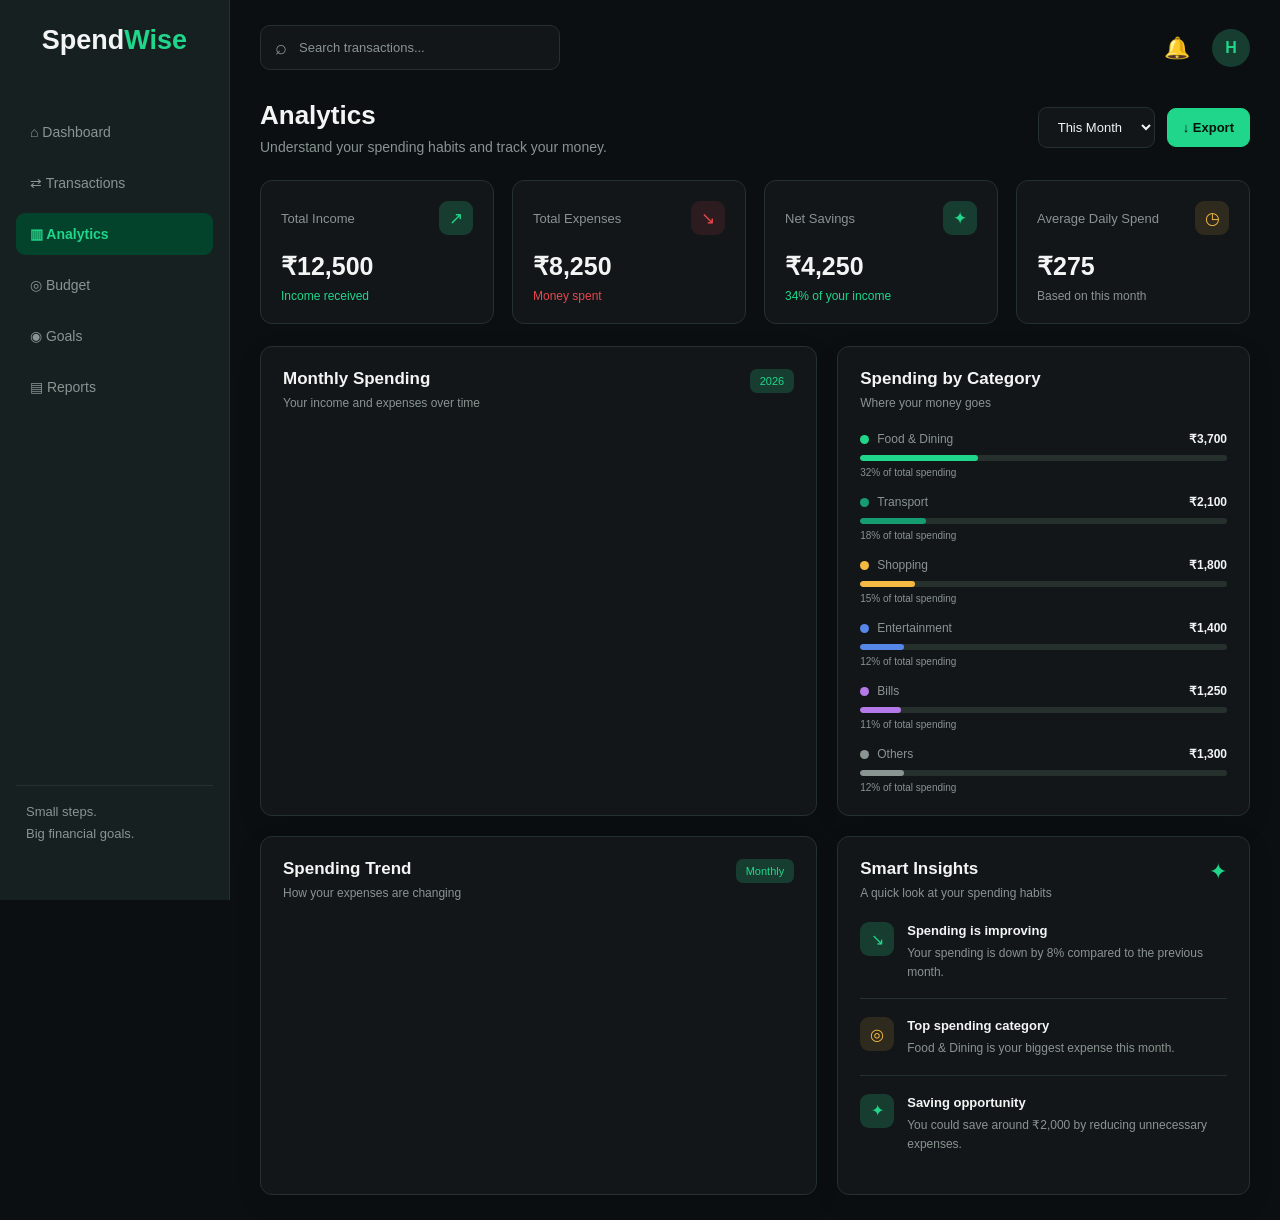
<file: analytics.html>
<!DOCTYPE html>
<html lang="en">
<head>
    <meta charset="UTF-8">
    <meta name="viewport" content="width=device-width, initial-scale=1.0">
    <title>SpendWise | Analytics</title>
    <link rel="stylesheet" href="analytics.css">
</head>
<body>

    <aside class="sidebar">
        <p class="heading"><i>Spend</i><b>Wise</b></p>

        <nav>
            <a class="nav-link " href="index.html">⌂ Dashboard</a>
            <a class="nav-link" href="transactions.html">⇄ Transactions</a>
            <a class="nav-link active" href="analytics.html">▥ Analytics</a>
            <a class="nav-link" href="Budget.html">◎ Budget</a>
            <a class="nav-link" href="Goals.html">◉ Goals</a>
            <a class="nav-link" href="Reports.html">▤ Reports</a>
        </nav>

        <p class="tagline">Small steps.<br>Big financial goals.</p>
    </aside>

    <main class="main-content">

        <section class="header">
            <div class="search-container">
                <span class="search-icon">⌕</span>
                <input type="text" placeholder="Search transactions..." class="search-bar">
            </div>

            <div class="header-right">
                <div class="bell-icon">&#x1F514;</div>
                <div class="account-container">
                    <p class="account">H</p>
                </div>
            </div>
        </section>

        <section class="page-head">
            <div>
                <h1>Analytics</h1>
                <p>Understand your spending habits and track your money.</p>
            </div>

            <div class="actions">
                <select id="range" class="range-select">
                    <option value="month">This Month</option>
                    <option value="last">Last Month</option>
                    <option value="year">This Year</option>
                </select>
                <button id="exportBtn" class="export-btn">↓ Export</button>
            </div>
        </section>

        <section class="analytics-summary">
            <div class="analytics-card">
                <div class="analytics-card-top">
                    <span>Total Income</span>
                    <span class="analytics-icon green">↗</span>
                </div>
                <h2>₹12,500</h2>
                <p class="positive">Income received</p>
            </div>

            <div class="analytics-card">
                <div class="analytics-card-top">
                    <span>Total Expenses</span>
                    <span class="analytics-icon red">↘</span>
                </div>
                <h2>₹8,250</h2>
                <p class="negative">Money spent</p>
            </div>

            <div class="analytics-card">
                <div class="analytics-card-top">
                    <span>Net Savings</span>
                    <span class="analytics-icon green">✦</span>
                </div>
                <h2>₹4,250</h2>
                <p class="positive">34% of your income</p>
            </div>

            <div class="analytics-card">
                <div class="analytics-card-top">
                    <span>Average Daily Spend</span>
                    <span class="analytics-icon yellow">◷</span>
                </div>
                <h2>₹275</h2>
                <p class="neutral">Based on this month</p>
            </div>
        </section>

        <section class="analytics-grid">

            <div class="panel monthly-panel">
                <div class="panel-heading">
                    <div>
                        <h3>Monthly Spending</h3>
                        <p>Your income and expenses over time</p>
                    </div>
                    <span class="panel-label">2026</span>
                </div>
                <div class="chart-container">
                    <canvas id="monthlyChart"></canvas>
                </div>
            </div>

            <div class="panel categories-panel">
                <div class="panel-heading">
                    <div>
                        <h3>Spending by Category</h3>
                        <p>Where your money goes</p>
                    </div>
                </div>

                <div id="categories" class="category-list">
                    <div class="category-item">
                        <div class="category-info">
                            <span><i class="category-dot food-dot"></i>Food & Dining</span>
                            <strong>₹3,700</strong>
                        </div>
                        <div class="progress-track"><div class="progress-fill food-fill" style="width:32%"></div></div>
                        <small>32% of total spending</small>
                    </div>

                    <div class="category-item">
                        <div class="category-info">
                            <span><i class="category-dot transport-dot"></i>Transport</span>
                            <strong>₹2,100</strong>
                        </div>
                        <div class="progress-track"><div class="progress-fill transport-fill" style="width:18%"></div></div>
                        <small>18% of total spending</small>
                    </div>

                    <div class="category-item">
                        <div class="category-info">
                            <span><i class="category-dot shopping-dot"></i>Shopping</span>
                            <strong>₹1,800</strong>
                        </div>
                        <div class="progress-track"><div class="progress-fill shopping-fill" style="width:15%"></div></div>
                        <small>15% of total spending</small>
                    </div>

                    <div class="category-item">
                        <div class="category-info">
                            <span><i class="category-dot entertainment-dot"></i>Entertainment</span>
                            <strong>₹1,400</strong>
                        </div>
                        <div class="progress-track"><div class="progress-fill entertainment-fill" style="width:12%"></div></div>
                        <small>12% of total spending</small>
                    </div>

                    <div class="category-item">
                        <div class="category-info">
                            <span><i class="category-dot bills-dot"></i>Bills</span>
                            <strong>₹1,250</strong>
                        </div>
                        <div class="progress-track"><div class="progress-fill bills-fill" style="width:11%"></div></div>
                        <small>11% of total spending</small>
                    </div>

                    <div class="category-item">
                        <div class="category-info">
                            <span><i class="category-dot others-dot"></i>Others</span>
                            <strong>₹1,300</strong>
                        </div>
                        <div class="progress-track"><div class="progress-fill others-fill" style="width:12%"></div></div>
                        <small>12% of total spending</small>
                    </div>
                </div>
            </div>

            <div class="panel trend-panel">
                <div class="panel-heading">
                    <div>
                        <h3>Spending Trend</h3>
                        <p>How your expenses are changing</p>
                    </div>
                    <span class="panel-label">Monthly</span>
                </div>
                <div class="chart-container trend-chart">
                    <canvas id="lineChart"></canvas>
                </div>
            </div>

            <div class="panel insights-panel">
                <div class="panel-heading">
                    <div>
                        <h3>Smart Insights</h3>
                        <p>A quick look at your spending habits</p>
                    </div>
                    <span class="insight-star">✦</span>
                </div>

                <div id="insights" class="insight-list">
                    <div class="insight-item">
                        <span class="insight-icon green">↘</span>
                        <div>
                            <h4>Spending is improving</h4>
                            <p>Your spending is down by 8% compared to the previous month.</p>
                        </div>
                    </div>

                    <div class="insight-item">
                        <span class="insight-icon yellow">◎</span>
                        <div>
                            <h4>Top spending category</h4>
                            <p>Food & Dining is your biggest expense this month.</p>
                        </div>
                    </div>

                    <div class="insight-item">
                        <span class="insight-icon green">✦</span>
                        <div>
                            <h4>Saving opportunity</h4>
                            <p>You could save around ₹2,000 by reducing unnecessary expenses.</p>
                        </div>
                    </div>
                </div>
            </div>

        </section>

    </main>

</body>
</html>
</file>
<file: analytics.css>
@import url("style.css");

/* ANALYTICS PAGE HEADER */

.page-head {
    display: flex;
    justify-content: space-between;
    align-items: center;
    gap: 20px;
    margin-bottom: 25px;
}

.page-head h1 {
    font-size: 26px;
    margin: 0 0 8px;
    color: var(--text-primary);
}

.page-head p {
    color: var(--text-secondary);
    font-size: 14px;
    margin: 0;
}

.actions {
    display: flex;
    align-items: center;
    gap: 12px;
}

.range-select,
.export-btn {
    padding: 11px 15px;
    border-radius: 9px;
    font-size: 13px;
    cursor: pointer;
}

.range-select {
    color: var(--text-primary);
    background: var(--bg-card);
    border: 1px solid var(--border);
    outline: none;
}

.range-select option {
    background: var(--bg-card);
    color: var(--text-primary);
}

.export-btn {
    color: #06130D;
    background: var(--accent-bright);
    border: 1px solid var(--accent-bright);
    font-weight: bold;
    transition: 0.2s ease;
}

.export-btn:hover {
    background: var(--accent);
    border-color: var(--accent);
}

/* SUMMARY CARDS */

.analytics-summary {
    display: grid;
    grid-template-columns: repeat(4, minmax(0, 1fr));
    gap: 18px;
    margin-bottom: 22px;
}

.analytics-card {
    min-width: 0;
    padding: 20px;
    border: 1px solid var(--border);
    border-radius: 12px;
    background: var(--bg-card);
    transition: 0.25s ease;
}

.analytics-card:hover {
    background: var(--bg-card-hover);
    border-color: #315044;
    transform: translateY(-3px);
}

.analytics-card-top {
    display: flex;
    justify-content: space-between;
    align-items: center;
    gap: 10px;
    color: var(--text-secondary);
    font-size: 13px;
}

.analytics-card h2 {
    margin: 17px 0 8px;
    color: var(--text-primary);
    font-size: 25px;
}

.analytics-card p {
    margin: 0;
    font-size: 12px;
}

.positive {
    color: var(--accent-bright);
}

.negative {
    color: var(--expense);
}

.neutral {
    color: var(--text-secondary);
}

.analytics-icon {
    width: 34px;
    height: 34px;
    display: flex;
    justify-content: center;
    align-items: center;
    border-radius: 9px;
    font-size: 17px;
}

.analytics-icon.green {
    color: var(--accent-bright);
    background: var(--accent-soft);
}

.analytics-icon.red {
    color: var(--expense);
    background: rgba(229, 72, 77, 0.12);
}

.analytics-icon.yellow {
    color: var(--warning);
    background: rgba(245, 185, 66, 0.12);
}

/* ANALYTICS GRID */

.analytics-grid {
    display: grid;
    grid-template-columns: 1.35fr 1fr;
    gap: 20px;
    align-items: stretch;
}

.panel {
    min-width: 0;
    padding: 22px;
    background: var(--bg-card);
    border: 1px solid var(--border);
    border-radius: 12px;
    box-shadow: 0 8px 25px rgba(0, 0, 0, 0.12);
}

.panel-heading {
    display: flex;
    justify-content: space-between;
    align-items: flex-start;
    gap: 12px;
    margin-bottom: 22px;
}

.panel-heading h3 {
    color: var(--text-primary);
    font-size: 17px;
    margin: 0 0 7px;
}

.panel-heading p {
    color: var(--text-secondary);
    font-size: 12px;
    margin: 0;
}

.panel-label {
    padding: 6px 10px;
    border-radius: 7px;
    color: var(--accent-bright);
    background: var(--accent-soft);
    font-size: 11px;
    white-space: nowrap;
}

/* CHARTS */

.chart-container {
    position: relative;
    width: 100%;
    height: 280px;
}

.trend-chart {
    height: 250px;
}

/* CATEGORY BREAKDOWN */

.category-list {
    display: flex;
    flex-direction: column;
    gap: 17px;
}

.category-item {
    width: 100%;
}

.category-info {
    display: flex;
    justify-content: space-between;
    align-items: center;
    gap: 10px;
    margin-bottom: 9px;
    color: var(--text-secondary);
    font-size: 12px;
}

.category-info span {
    display: flex;
    align-items: center;
    gap: 8px;
}

.category-info strong {
    color: var(--text-primary);
    font-size: 12px;
}

.category-dot {
    width: 9px;
    height: 9px;
    display: inline-block;
    border-radius: 50%;
}

.food-dot { background: #20D68A; }
.transport-dot { background: #159C70; }
.shopping-dot { background: #F5B942; }
.entertainment-dot { background: #5687E8; }
.bills-dot { background: #B47BE8; }
.others-dot { background: #8A9490; }

.progress-track {
    width: 100%;
    height: 6px;
    overflow: hidden;
    border-radius: 20px;
    background: #26312E;
}

.progress-fill {
    height: 100%;
    border-radius: 20px;
}

.food-fill { background: #20D68A; }
.transport-fill { background: #159C70; }
.shopping-fill { background: #F5B942; }
.entertainment-fill { background: #5687E8; }
.bills-fill { background: #B47BE8; }
.others-fill { background: #8A9490; }

.category-item small {
    display: block;
    margin-top: 6px;
    color: var(--text-secondary);
    font-size: 10px;
}

/* INSIGHTS */

.insight-star {
    color: var(--accent-bright);
    font-size: 22px;
}

.insight-list {
    display: flex;
    flex-direction: column;
    gap: 18px;
}

.insight-item {
    display: flex;
    align-items: flex-start;
    gap: 13px;
    padding-bottom: 16px;
    border-bottom: 1px solid var(--border);
}

.insight-item:last-child {
    padding-bottom: 0;
    border-bottom: none;
}

.insight-icon {
    width: 34px;
    height: 34px;
    min-width: 34px;
    display: flex;
    justify-content: center;
    align-items: center;
    border-radius: 9px;
    font-size: 16px;
}

.insight-icon.green {
    color: var(--accent-bright);
    background: var(--accent-soft);
}

.insight-icon.yellow {
    color: var(--warning);
    background: rgba(245, 185, 66, 0.12);
}

.insight-item h4 {
    color: var(--text-primary);
    font-size: 13px;
    margin: 1px 0 6px;
}

.insight-item p {
    color: var(--text-secondary);
    font-size: 12px;
    line-height: 1.6;
    margin: 0;
}

/* RESPONSIVE DESIGN */

@media (max-width: 1100px) {
    .analytics-summary {
        grid-template-columns: repeat(2, minmax(0, 1fr));
    }

    .analytics-grid {
        grid-template-columns: 1fr;
    }
}

@media (max-width: 700px) {
    .page-head {
        align-items: flex-start;
        flex-direction: column;
    }

    .actions {
        width: 100%;
    }

    .range-select {
        flex: 1;
    }

    .analytics-summary {
        grid-template-columns: 1fr;
    }

    .analytics-grid {
        gap: 15px;
    }

    .panel {
        padding: 17px;
    }

    .chart-container {
        height: 240px;
    }
}

@media (max-width: 420px) {
    .page-head h1 {
        font-size: 23px;
    }

    .analytics-card {
        padding: 17px;
    }

    .analytics-card h2 {
        font-size: 22px;
    }

    .panel-heading h3 {
        font-size: 15px;
    }

    .export-btn,
    .range-select {
        padding: 10px;
        font-size: 12px;
    }
}
</file>
